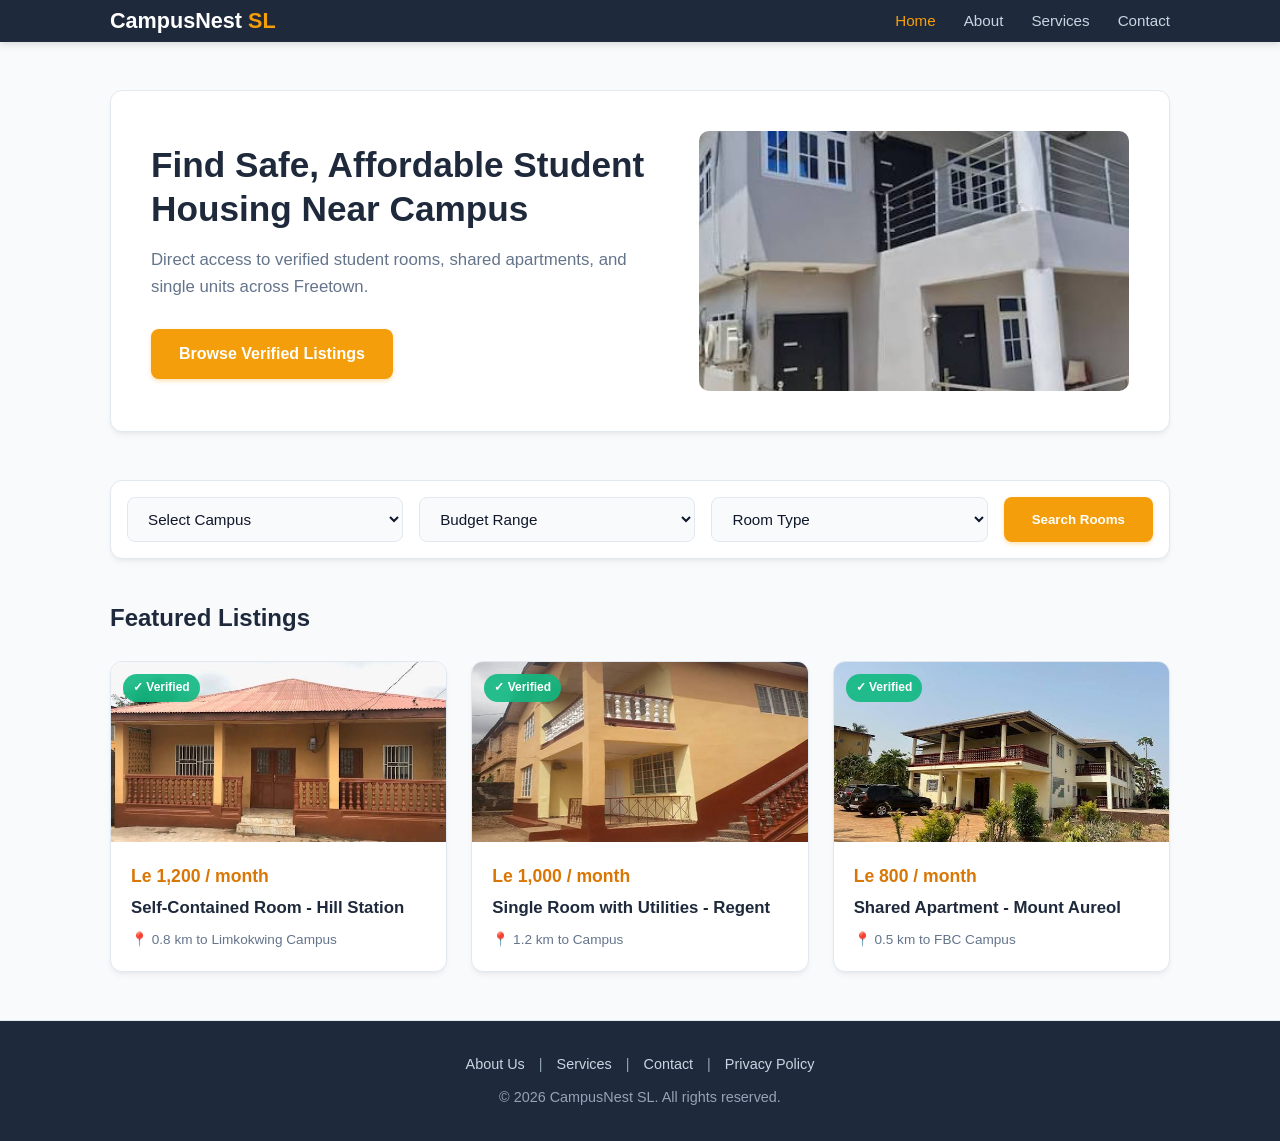
<file: index.html>
<!DOCTYPE html>
<html lang="en">
<head>
  <meta charset="UTF-8">
  <meta name="viewport" content="width=device-width, initial-scale=1.0">
  <title>CampusNest SL | Student Housing</title>
  <style>
    :root {
      --primary: #1e293b;
      --accent: #f59e0b;
      --accent-hover: #d97706;
      --bg: #f8fafc;
      --surface: #ffffff;
      --text: #0f172a;
      --text-muted: #64748b;
      --border: #e2e8f0;
      --radius: 12px;
      --shadow: 0 4px 6px -1px rgba(0, 0, 0, 0.05), 0 2px 4px -2px rgba(0, 0, 0, 0.05);
      --shadow-lg: 0 10px 15px -3px rgba(0, 0, 0, 0.1), 0 4px 6px -4px rgba(0, 0, 0, 0.1);
    }

    * {
      box-sizing: border-box;
      margin: 0;
      padding: 0;
      font-family: 'Inter', -apple-system, BlinkMacSystemFont, 'Segoe UI', Roboto, sans-serif;
    }

    body {
      background-color: var(--bg);
      color: var(--text);
      line-height: 1.6;
    }

    .container {
      max-width: 1100px;
      margin: 0 auto;
      padding: 0 20px;
    }

    /* Modern Navbar */
    .header {
      background-color: var(--primary);
      position: sticky;
      top: 0;
      z-index: 100;
      box-shadow: 0 2px 8px rgba(0,0,0,0.15);
    }

   .navbar {
      height: 42px; /* Narrow vertical height */
      display: flex;
      justify-content: space-between; /* Brand on left, links on right */
      align-items: center;
    }
    .logo {
      color: #ffffff;
      font-size: 1.35rem;
      font-weight: 700;
      text-decoration: none;
      display: flex;
      align-items: center;
      gap: 6px;
    }

    .logo span {
      color: var(--accent);
    }

    .nav-links {
      display: flex;
      gap: 28px;
    }

    .nav-links a {
      color: #cbd5e1;
      text-decoration: none;
      font-weight: 500;
      font-size: 0.95rem;
      transition: color 0.2s;
    }

    .nav-links a:hover,
    .nav-links a.active {
      color: var(--accent);
    }

    /* Hero Section */
    .hero-section {
      padding: 48px 0;
    }

    .hero-card {
      background: var(--surface);
      border-radius: var(--radius);
      padding: 40px;
      box-shadow: var(--shadow);
      display: grid;
      grid-template-columns: 1.2fr 1fr;
      gap: 32px;
      align-items: center;
      border: 1px solid var(--border);
    }

    .hero-content h1 {
      font-size: 2.2rem;
      line-height: 1.25;
      color: var(--primary);
      margin-bottom: 16px;
      font-weight: 800;
    }

    .hero-content p {
      color: var(--text-muted);
      font-size: 1.05rem;
      margin-bottom: 28px;
    }

    .btn-primary {
      display: inline-block;
      background-color: var(--accent);
      color: #ffffff;
      font-weight: 600;
      padding: 12px 28px;
      border-radius: 8px;
      text-decoration: none;
      border: none;
      cursor: pointer;
      box-shadow: 0 2px 4px rgba(245, 158, 11, 0.3);
      transition: all 0.2s ease;
    }

    .btn-primary:hover {
      background-color: var(--accent-hover);
      transform: translateY(-1px);
      box-shadow: 0 4px 8px rgba(245, 158, 11, 0.4);
    }

    .hero-image {
      width: 100%;
      height: 260px;
      border-radius: 10px;
      overflow: hidden;
      background: #f1f5f9;
    }

    .hero-image img {
      width: 100%;
      height: 100%;
      object-fit: cover;
    }

    /* Search & Filter Bar */
    .filter-card {
      background: var(--surface);
      border-radius: var(--radius);
      padding: 16px;
      box-shadow: var(--shadow);
      border: 1px solid var(--border);
      margin-bottom: 40px;
    }

    .filter-grid {
      display: grid;
      grid-template-columns: repeat(3, 1fr) auto;
      gap: 16px;
    }

    .filter-group select {
      width: 100%;
      padding: 12px 16px;
      border: 1px solid var(--border);
      border-radius: 8px;
      background-color: #f8fafc;
      font-size: 0.95rem;
      color: var(--text);
      outline: none;
      cursor: pointer;
      transition: border-color 0.2s;
    }

    .filter-group select:focus {
      border-color: var(--accent);
    }

    /* Listings Section */
    .section-header {
      display: flex;
      justify-content: space-between;
      align-items: center;
      margin-bottom: 24px;
    }

    .section-header h2 {
      font-size: 1.5rem;
      color: var(--primary);
      font-weight: 700;
    }

    .listings-grid {
      display: grid;
      grid-template-columns: repeat(3, 1fr);
      gap: 24px;
      margin-bottom: 48px;
    }

    .room-card {
      background: var(--surface);
      border-radius: var(--radius);
      overflow: hidden;
      box-shadow: var(--shadow);
      border: 1px solid var(--border);
      transition: all 0.25s ease;
      display: flex;
      flex-direction: column;
    }

    .room-card:hover {
      transform: translateY(-4px);
      box-shadow: var(--shadow-lg);
    }

    .room-thumb {
      height: 180px;
      width: 100%;
      position: relative;
      background: #e2e8f0;
    }

    .room-thumb img {
      width: 100%;
      height: 100%;
      object-fit: cover;
    }

    .badge-verified {
      position: absolute;
      top: 12px;
      left: 12px;
      background: rgba(16, 185, 129, 0.9);
      color: #ffffff;
      font-size: 0.75rem;
      font-weight: 600;
      padding: 4px 10px;
      border-radius: 20px;
      backdrop-filter: blur(4px);
    }

    .room-body {
      padding: 20px;
      display: flex;
      flex-direction: column;
      flex-grow: 1;
    }

    .room-title {
      font-size: 1.05rem;
      font-weight: 600;
      color: var(--primary);
      margin-bottom: 8px;
    }

    .room-price {
      font-size: 1.1rem;
      font-weight: 700;
      color: var(--accent-hover);
      margin-bottom: 4px;
    }

    .room-meta {
      font-size: 0.85rem;
      color: var(--text-muted);
    }

    /* Footer */
    .footer {
      background-color: var(--primary);
      color: #94a3b8;
      padding: 32px 0;
      text-align: center;
      font-size: 0.9rem;
      border-top: 1px solid var(--border);
    }

    .footer a {
      color: #cbd5e1;
      text-decoration: none;
      margin: 0 10px;
    }

    .footer a:hover {
      color: var(--accent);
    }

    /* Mobile Responsive */
    @media (max-width: 900px) {
      .hero-card {
        grid-template-columns: 1fr;
      }
      .filter-grid {
        grid-template-columns: 1fr;
      }
      .listings-grid {
        grid-template-columns: 1fr;
      }
    }
  </style>
</head>
<body>

  <!-- Header / Nav -->
  <header class="header">
    <div class="container">
      <nav class="navbar">
        <a href="index.html" class="logo">CampusNest <span>SL</span></a>
        <div class="nav-links">
          <a href="index.html" class="active">Home</a>
          <a href="about.html">About</a>
          <a href="services.html">Services</a>
          <a href="contact.html">Contact</a>
        </div>
      </nav>
    </div>
  </header>

  <main class="container">

    <!-- Hero Banner -->
    <section class="hero-section">
      <div class="hero-card">
        <div class="hero-content">
          <h1>Find Safe, Affordable Student Housing Near Campus</h1>
          <p>Direct access to verified student rooms, shared apartments, and single units across Freetown.</p>
          <a href="search.html" class="btn-primary">Browse Verified Listings</a>
        </div>
        <div class="hero-image">
          <!-- You can replace this image src with your own inside images/ folder -->
          <img src="images/lp.jpg" alt="Student Housing Banner" onerror="this.src='https://images.unsplash.com/photo-1555854877-bab0e564b8d5?auto=format&fit=crop&w=800&q=80'">
        </div>
      </div>
    </section>

    <!-- Search / Filter Bar -->
    <section class="filter-card">
      <form class="filter-grid" action="search.html" method="GET">
        <div class="filter-group">
          <select name="campus">
            <option value="">Select Campus</option>
            <option value="limkokwing">Limkokwing University</option>
            <option value="fbc">Fourah Bay College (FBC)</option>
            <option value="ipam">IPAM</option>
          </select>
        </div>

        <div class="filter-group">
          <select name="budget">
            <option value="">Budget Range</option>
            <option value="500-1000">Le 500 - Le 1,000 / mo</option>
            <option value="1000-1500">Le 1,000 - Le 1,500 / mo</option>
          </select>
        </div>

        <div class="filter-group">
          <select name="room_type">
            <option value="">Room Type</option>
            <option value="self-contained">Self-Contained</option>
            <option value="single">Single Room</option>
            <option value="shared">Shared Room</option>
          </select>
        </div>

        <button type="submit" class="btn-primary">Search Rooms</button>
      </form>
    </section>

    <!-- Featured Listings -->
    <section>
      <div class="section-header">
        <h2>Featured Listings</h2>
      </div>

      <div class="listings-grid">
        <!-- Room 1 -->
        <div class="room-card">
          <div class="room-thumb">
            <span class="badge-verified">✓ Verified</span>
            <img src="images/tp.jpg" alt="Room Photo" onerror="this.src='https://images.unsplash.com/photo-1522771739844-6a9f6d5f14af?auto=format&fit=crop&w=600&q=80'">
          </div>
          <div class="room-body">
            <div class="room-price">Le 1,200 / month</div>
            <h3 class="room-title">Self-Contained Room - Hill Station</h3>
            <p class="room-meta">📍 0.8 km to Limkokwing Campus</p>
          </div>
        </div>

        <!-- Room 2 -->
        <div class="room-card">
          <div class="room-thumb">
            <span class="badge-verified">✓ Verified</span>
            <img src="images/jp.jpg" alt="Room Photo" onerror="this.src='https://images.unsplash.com/photo-1598928506311-c55ded91a20c?auto=format&fit=crop&w=600&q=80'">
          </div>
          <div class="room-body">
            <div class="room-price">Le 1,000 / month</div>
            <h3 class="room-title">Single Room with Utilities - Regent</h3>
            <p class="room-meta">📍 1.2 km to Campus</p>
          </div>
        </div>

        <!-- Room 3 -->
        <div class="room-card">
          <div class="room-thumb">
            <span class="badge-verified">✓ Verified</span>
            <img src="images/zzz.jpg" alt="Room Photo" onerror="this.src='https://images.unsplash.com/photo-1502672260266-1c1ef2d93688?auto=format&fit=crop&w=600&q=80'">
          </div>
          <div class="room-body">
            <div class="room-price">Le 800 / month</div>
            <h3 class="room-title">Shared Apartment - Mount Aureol</h3>
            <p class="room-meta">📍 0.5 km to FBC Campus</p>
          </div>
        </div>
      </div>
    </section>

  </main>

  <!-- Footer -->
  <footer class="footer">
    <div class="container">
      <p>
        <a href="about.html">About Us</a> | 
        <a href="services.html">Services</a> | 
        <a href="contact.html">Contact</a> | 
        <a href="#">Privacy Policy</a>
      </p>
      <p style="margin-top: 10px;">&copy; 2026 CampusNest SL. All rights reserved.</p>
    </div>
  </footer>

</body>
</html>
</file>
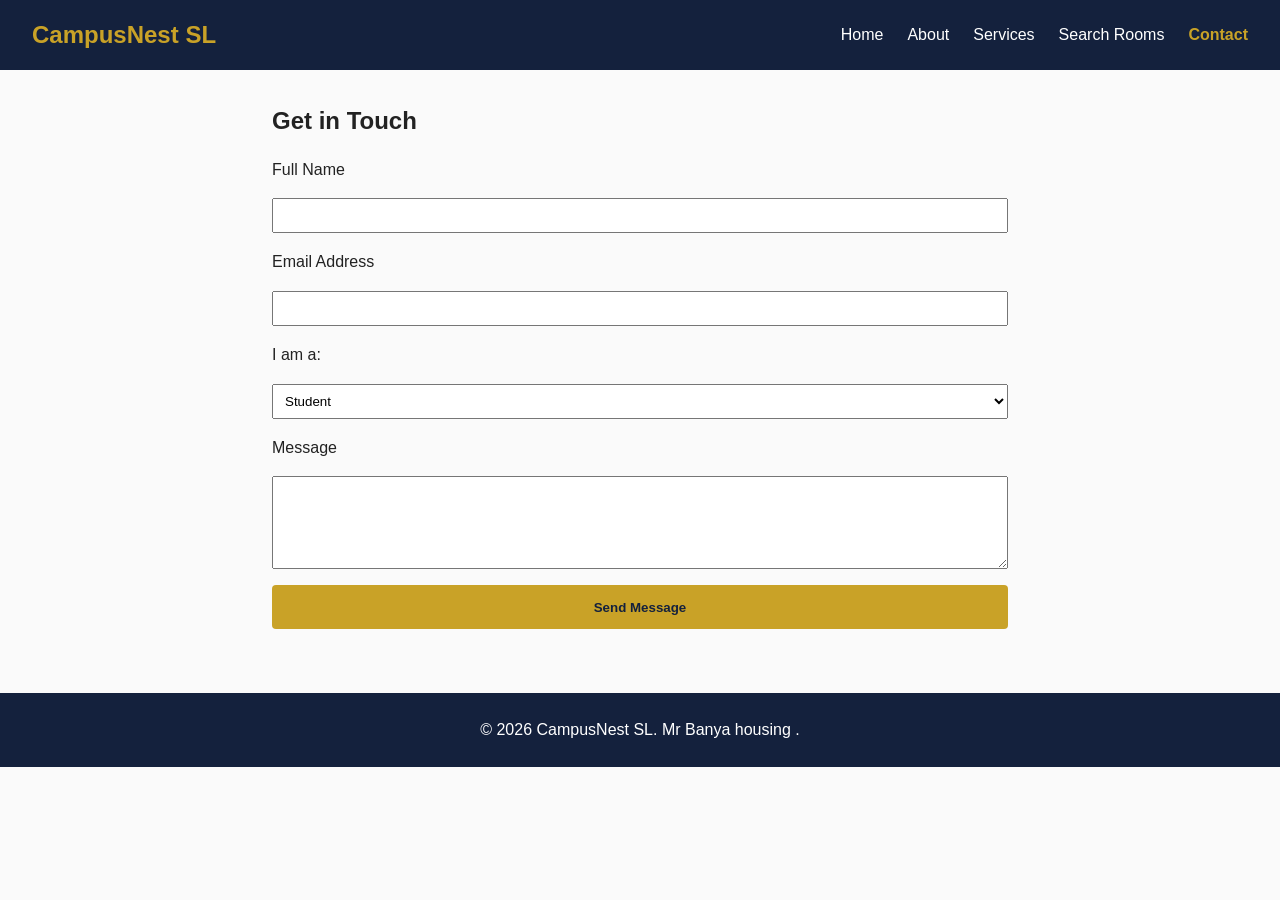
<file: contact.html>
<!DOCTYPE html>
<html lang="en">
<head>
  <meta charset="UTF-8">
  <meta name="viewport" content="width=device-width, initial-scale=1.0">
  <title>Contact Us - CampusNest SL</title>
  <link rel="stylesheet" href="styles.css">
</head>
<body>
  <header>
    <a href="index.html" class="logo">CampusNest SL</a>
    <nav>
      <ul>
        <li><a href="index.html">Home</a></li>
        <li><a href="about.html">About</a></li>
        <li><a href="services.html">Services</a></li>
        <li><a href="search.html">Search Rooms</a></li>
        <li><a href="contact.html" class="active">Contact</a></li>
      </ul>
    </nav>
  </header>

  <main style="padding: 2rem; max-width: 800px; margin: auto;">
    <h2>Get in Touch</h2>
    <form style="display: flex; flex-direction: column; gap: 1rem; margin-top: 1rem;">
      <label for="name">Full Name</label>
      <input type="text" id="name" name="name" required style="padding: 0.5rem;">

      <label for="email">Email Address</label>
      <input type="email" id="email" name="email" required style="padding: 0.5rem;">

      <label for="role">I am a:</label>
      <select id="role" name="role" style="padding: 0.5rem;">
        <option value="student">Student</option>
        <option value="landlord">Landlord</option>
      </select>

      <label for="message">Message</label>
      <textarea id="message" name="message" rows="5" required style="padding: 0.5rem;"></textarea>

      <button type="submit" class="btn-primary">Send Message</button>
    </form>
  </main>

  <footer>
    <p>&copy; 2026 CampusNest SL. Mr Banya housing .</p>
  </footer>
</body>
</html>
</file>
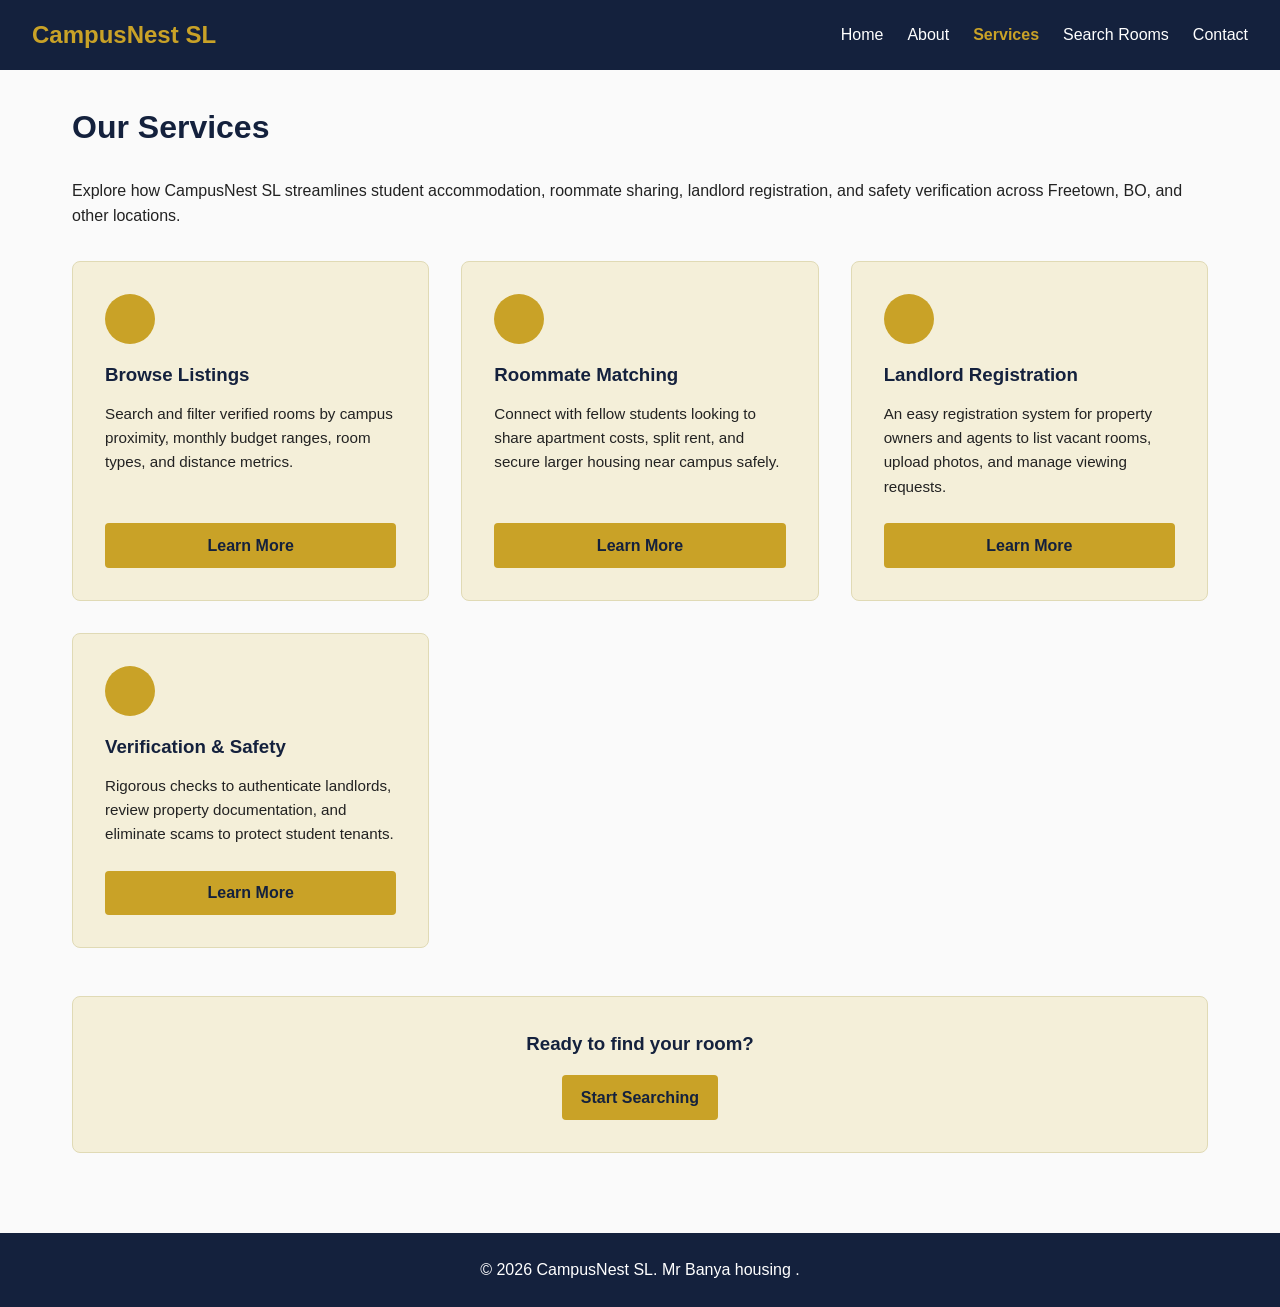
<file: services.html>
<!DOCTYPE html>
<html lang="en">
<head>
  <meta charset="UTF-8">
  <meta name="viewport" content="width=device-width, initial-scale=1.0">
  <title>Our Services - CampusNest SL</title>
  <style>
    /* CSS Variables & Reset */
    :root {
      --navy: #14213D;
      --gold: #C9A227;
      --cream: #F4EFD9;
      --white: #FFFFFF;
      --text-dark: #222222;
      --font-family: 'Open Sans', Arial, sans-serif;
    }

    * {
      box-sizing: border-box;
      margin: 0;
      padding: 0;
    }

    body {
      font-family: var(--font-family);
      color: var(--text-dark);
      background-color: #FAFAFA;
      line-height: 1.6;
    }

    /* Header & Navigation */
    header {
      background-color: var(--navy);
      color: var(--white);
      padding: 1rem 2rem;
      position: sticky;
      top: 0;
      z-index: 1000;
      display: flex;
      justify-content: space-between;
      align-items: center;
    }

    .logo {
      font-size: 1.5rem;
      font-weight: bold;
      color: var(--gold);
      text-decoration: none;
    }

    nav ul {
      display: flex;
      list-style: none;
      gap: 1.5rem;
    }

    nav a {
      color: var(--white);
      text-decoration: none;
      font-size: 1rem;
    }

    nav a.active, nav a:hover {
      color: var(--gold);
      font-weight: bold;
    }

    /* Main Container */
    main {
      padding: 2rem;
      max-width: 1200px;
      margin: auto;
    }

    h1 {
      color: var(--navy);
      margin-bottom: 1.5rem;
    }

    /* Services Grid Layout */
    .services-grid {
      display: grid;
      grid-template-columns: repeat(auto-fit, minmax(280px, 1fr));
      gap: 2rem;
      margin-bottom: 3rem;
    }

    .service-card {
      background-color: var(--cream);
      padding: 2rem;
      border-radius: 8px;
      border: 1px solid #e0dab5;
      display: flex;
      flex-direction: column;
      justify-content: space-between;
    }

    .service-icon {
      width: 50px;
      height: 50px;
      background-color: var(--gold);
      border-radius: 50%;
      margin-bottom: 1rem;
    }

    .service-card h3 {
      color: var(--navy);
      margin-bottom: 0.75rem;
    }

    .service-card p {
      margin-bottom: 1.5rem;
      font-size: 0.95rem;
    }

    /* Buttons */
    .btn-primary {
      background-color: var(--gold);
      color: var(--navy);
      padding: 0.6rem 1.2rem;
      border: none;
      border-radius: 4px;
      font-weight: bold;
      cursor: pointer;
      min-height: 44px;
      text-decoration: none;
      display: inline-block;
      text-align: center;
    }

    .btn-primary:hover {
      background-color: #b08d1f;
    }

    /* Call to Action Banner */
    .cta-banner {
      background-color: var(--cream);
      border: 1px solid #e0dab5;
      padding: 2rem;
      text-align: center;
      border-radius: 8px;
      margin-top: 2rem;
    }

    .cta-banner h3 {
      color: var(--navy);
      margin-bottom: 1rem;
    }

    /* Footer */
    footer {
      background-color: var(--navy);
      color: var(--white);
      text-align: center;
      padding: 1.5rem;
      margin-top: 3rem;
    }

    /* Responsive Design */
    @media (max-width: 768px) {
      nav ul {
        flex-direction: column;
        gap: 0.5rem;
      }

      header {
        flex-direction: column;
        align-items: flex-start;
      }

      nav {
        margin-top: 1rem;
        width: 100%;
      }
    }
  </style>
</head>
<body>

  <!-- Header Navigation -->
  <header>
    <a href="index.html" class="logo">CampusNest SL</a>
    <nav>
      <ul>
        <li><a href="index.html">Home</a></li>
        <li><a href="about.html">About</a></li>
        <li><a href="services.html" class="active">Services</a></li>
        <li><a href="search.html">Search Rooms</a></li>
        <li><a href="contact.html">Contact</a></li>
      </ul>
    </nav>
  </header>

  <!-- Main Content -->
  <main>
    <h1>Our Services</h1>
    <p style="margin-bottom: 2rem;">Explore how CampusNest SL streamlines student accommodation, roommate sharing, landlord registration, and safety verification across Freetown, BO, and other locations.</p>

    <!-- Services Cards Grid -->
    <div class="services-grid">
      <!-- Service 1: Browse Listings -->
      <div class="service-card">
        <div>
          <div class="service-icon"></div>
          <h3>Browse Listings</h3>
          <p>Search and filter verified rooms by campus proximity, monthly budget ranges, room types, and distance metrics.</p>
        </div>
        <a href="search.html" class="btn-primary">Learn More</a>
      </div>

      <!-- Service 2: Roommate Matching -->
      <div class="service-card">
        <div>
          <div class="service-icon"></div>
          <h3>Roommate Matching</h3>
          <p>Connect with fellow students looking to share apartment costs, split rent, and secure larger housing near campus safely.</p>
        </div>
        <a href="search.html" class="btn-primary">Learn More</a>
      </div>

      <!-- Service 3: Landlord Registration -->
      <div class="service-card">
        <div>
          <div class="service-icon"></div>
          <h3>Landlord Registration</h3>
          <p>An easy registration system for property owners and agents to list vacant rooms, upload photos, and manage viewing requests.</p>
        </div>
        <a href="contact.html" class="btn-primary">Learn More</a>
      </div>

      <!-- Service 4: Verification & Safety -->
      <div class="service-card">
        <div>
          <div class="service-icon"></div>
          <h3>Verification & Safety</h3>
          <p>Rigorous checks to authenticate landlords, review property documentation, and eliminate scams to protect student tenants.</p>
        </div>
        <a href="about.html" class="btn-primary">Learn More</a>
      </div>
    </div>

    <!-- Call to Action Banner -->
    <div class="cta-banner">
      <h3>Ready to find your room?</h3>
      <a href="search.html" class="btn-primary">Start Searching</a>
    </div>
  </main>

  <!-- Footer -->
  <footer>
    <p>&copy; 2026 CampusNest SL. Mr Banya housing .</p>
  </footer>

</body>
</html>
</file>
<file: styles.css>
/* Base & CSS Variables */
:root {
  --navy: #14213D;
  --gold: #C9A227;
  --cream: #F4EFD9;
  --white: #FFFFFF;
  --text-dark: #222222;
  --font-family: 'Open Sans', Arial, sans-serif;
}

* {
  box-sizing: border-box;
  margin: 0;
  padding: 0;
}

body {
  font-family: var(--font-family);
  color: var(--text-dark);
  background-color: #FAFAFA;
  line-height: 1.6;
}

/* Header & Navigation */
header {
  background-color: var(--navy);
  color: var(--white);
  padding: 1rem 2rem;
  position: sticky;
  top: 0;
  z-index: 1000;
  display: flex;
  justify-content: space-between;
  align-items: center;
}

.logo {
  font-size: 1.5rem;
  font-weight: bold;
  color: var(--gold);
  text-decoration: none;
}

nav ul {
  display: flex;
  list-style: none;
  gap: 1.5rem;
}

nav a {
  color: var(--white);
  text-decoration: none;
  font-size: 1rem;
}

nav a.active, nav a:hover {
  color: var(--gold);
  font-weight: bold;
}

/* Buttons */
.btn-primary {
  background-color: var(--gold);
  color: var(--navy);
  padding: 0.75rem 1.25rem;
  border: none;
  border-radius: 4px;
  font-weight: bold;
  cursor: pointer;
  min-height: 44px; /* Mobile touch target */
  text-decoration: none;
  display: inline-block;
}

.btn-primary:hover {
  background-color: #b08d1f;
}

/* Responsive Grid / Cards */
.grid-container {
  display: grid;
  grid-template-columns: repeat(auto-fit, minmax(280px, 1fr));
  gap: 1.5rem;
  padding: 2rem;
}

.card {
  background: var(--white);
  border: 1px solid #ddd;
  border-radius: 8px;
  padding: 1rem;
  box-shadow: 0 2px 4px rgba(0,0,0,0.05);
}

.badge-verified {
  background-color: var(--navy);
  color: var(--gold);
  font-size: 0.8rem;
  padding: 0.2rem 0.5rem;
  border-radius: 4px;
  display: inline-block;
  margin-bottom: 0.5rem;
}

/* Footer */
footer {
  background-color: var(--navy);
  color: var(--white);
  text-align: center;
  padding: 1.5rem;
  margin-top: 2rem;
}

/* Responsive Media Queries */
@media (max-width: 768px) {
  nav ul {
    flex-direction: column;
    width: 100%;
  }
  
  .hero {
    flex-direction: column;
    text-align: center;
  }
}
</file>
